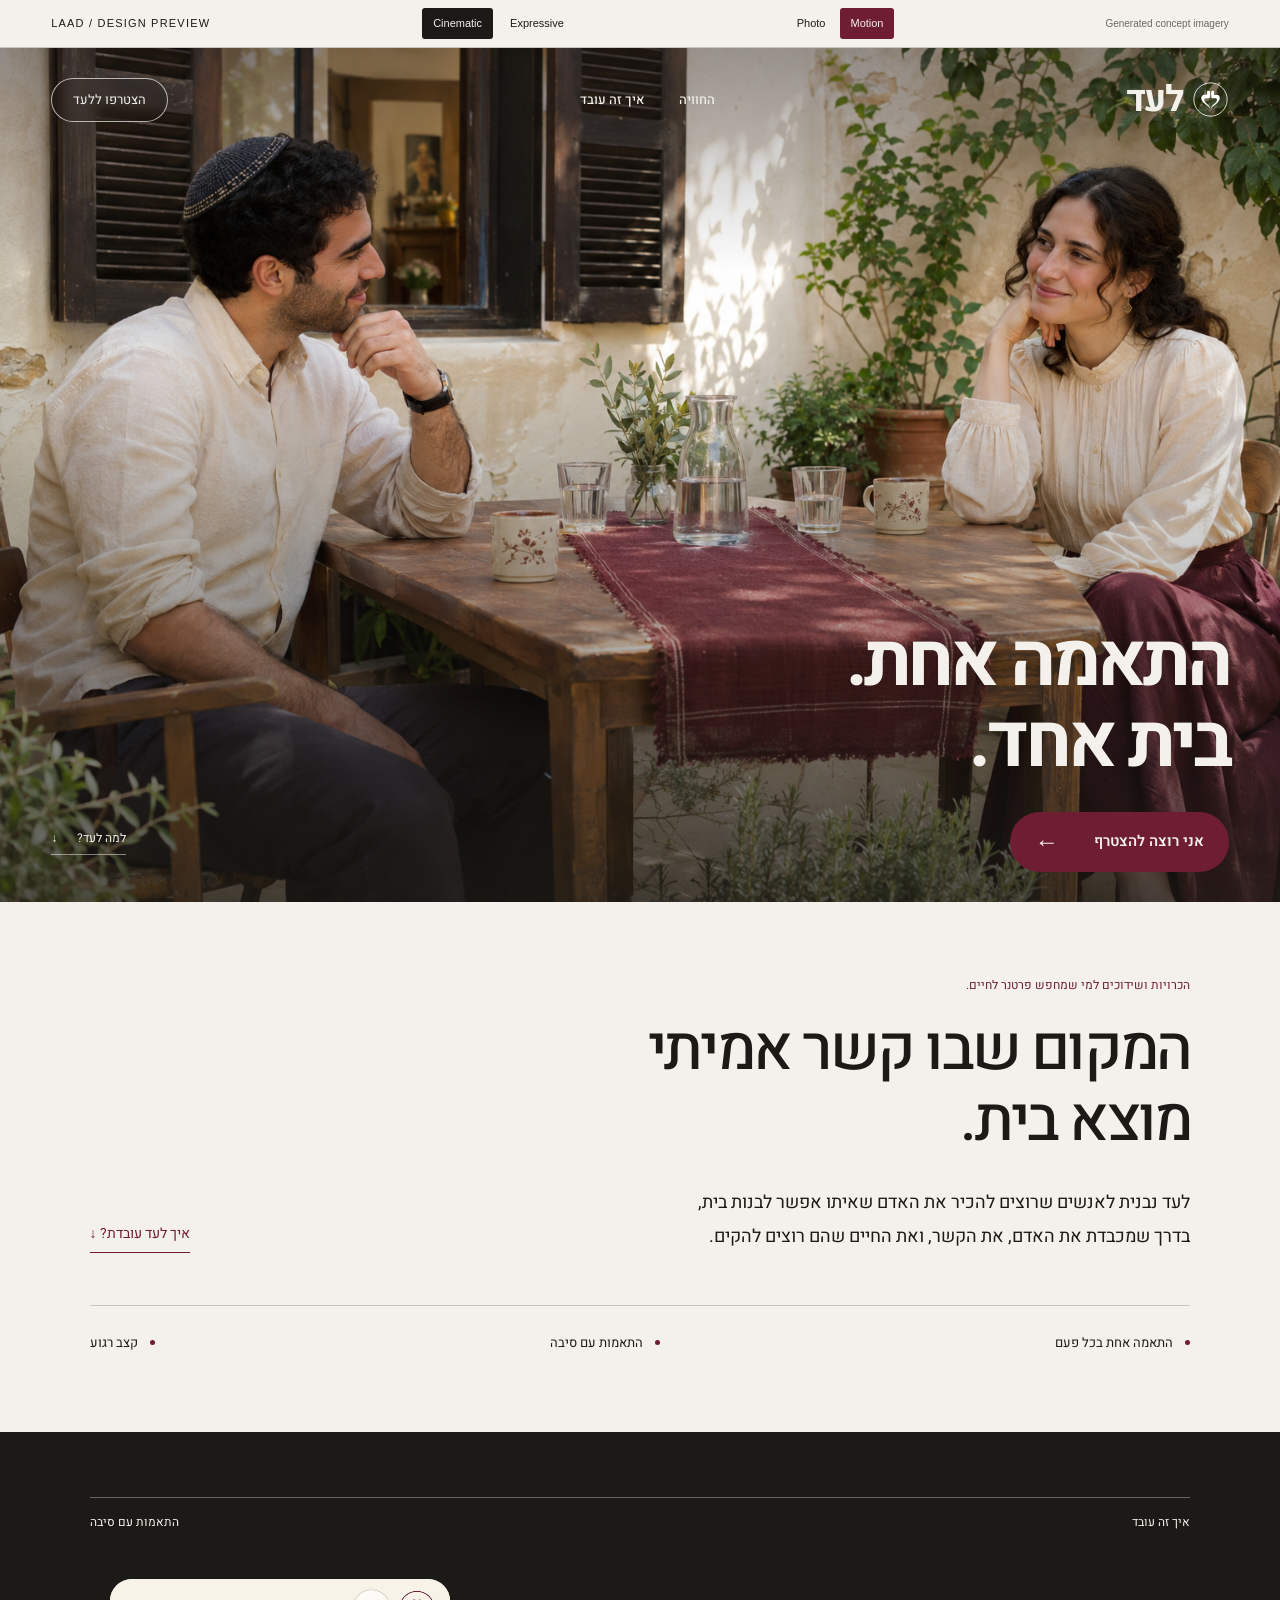
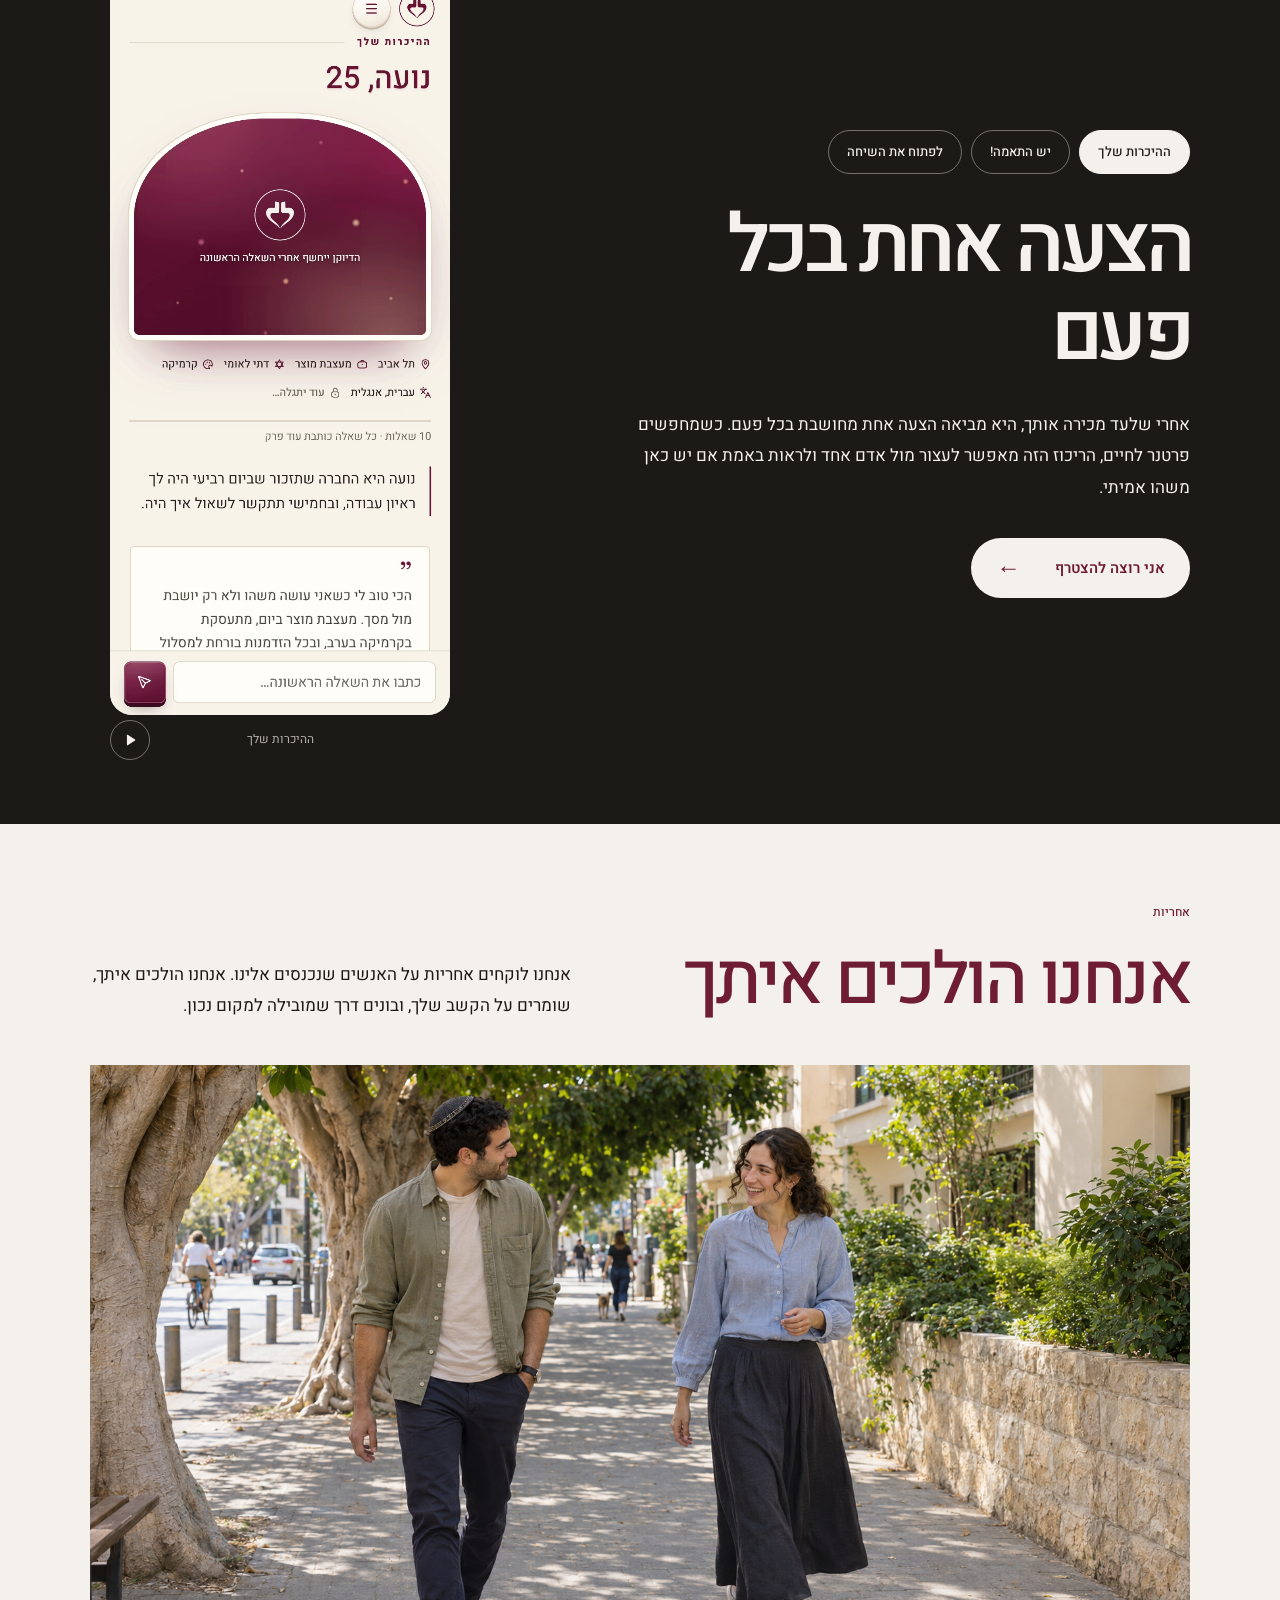
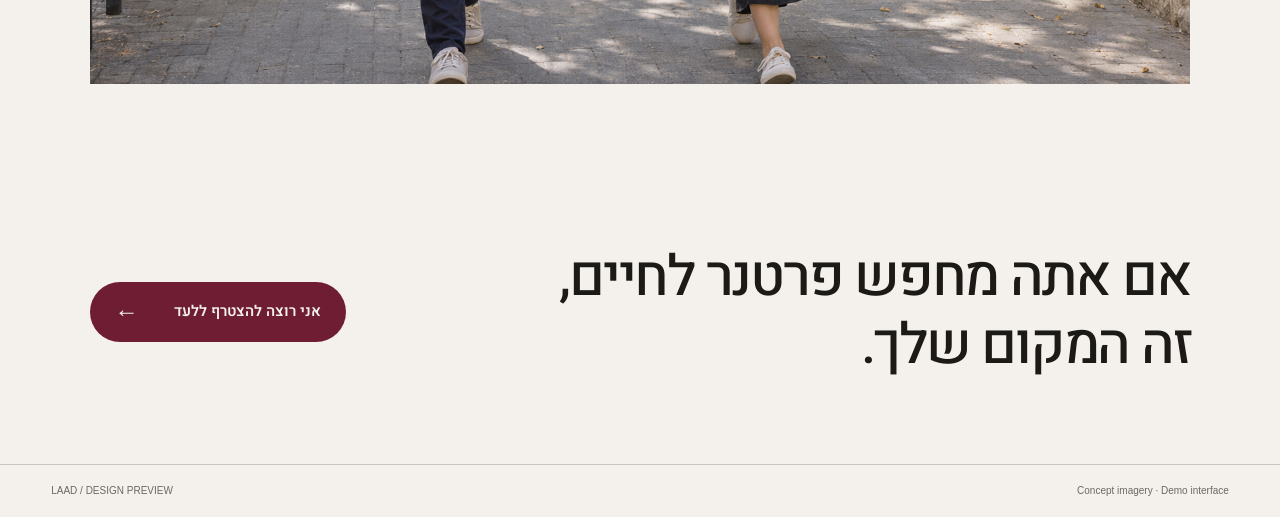
<file: index.html>
<!doctype html>
<html lang="he" dir="rtl">
<head>
<meta charset="utf-8"><meta name="viewport" content="width=device-width,initial-scale=1">
<meta name="robots" content="noindex,nofollow">
<title>לעד — הצעת עיצוב</title>


<style>
:root{--paper:#f4f1ec;--ink:#1c1a17;--wine:#6e1d33;--font:'Heebo',Arial,sans-serif;color-scheme:light}*{box-sizing:border-box}html{scroll-behavior:smooth}body{margin:0;background:var(--paper);color:var(--ink);font-family:var(--font);-webkit-font-smoothing:antialiased}a{color:inherit;text-decoration:none}button{font:inherit;cursor:pointer}img{display:block;max-width:100%}a:focus-visible,button:focus-visible{outline:3px solid currentColor;outline-offset:5px}::selection{background:var(--wine);color:var(--paper)}
.exploration-toolbar{direction:ltr;display:flex;justify-content:space-between;align-items:center;flex-wrap:wrap;gap:10px 20px;min-height:46px;padding:8px 4%;border-bottom:1px solid #1c1a1733;font:11px/1.5 Arial,sans-serif}.exploration-name{letter-spacing:1.2px}.exploration-links{display:flex;gap:6px;align-items:center}.exploration-links a{padding:7px 11px}.exploration-links a[aria-current=page]{background:var(--ink);color:var(--paper);border-radius:3px}.provenance{font-size:10px;color:#6d6861}
.preview-mode{display:flex;gap:5px;align-items:center}.preview-mode button{border:0;border-radius:3px;background:transparent;color:var(--ink);padding:7px 10px;font:inherit;cursor:pointer}.preview-mode button[aria-pressed=true]{background:var(--wine);color:var(--paper)}.preview-mode button:focus-visible{outline:2px solid var(--wine);outline-offset:3px}
.hero{position:relative;isolation:isolate;min-height:760px;height:calc(100svh - 46px);max-height:1080px;overflow:hidden;background:#66695e;color:var(--paper)}.hero-media{position:absolute;inset:0;z-index:-2;margin:0}.hero-media img{width:100%;height:100%;object-fit:cover;object-position:center top}.hero::after{content:'';position:absolute;inset:0;z-index:-1;pointer-events:none;background:linear-gradient(180deg,#1c1a1759 0%,#1c1a1700 26%,#1c1a1700 38%,#1c1a1744 63%,#1c1a17bc 100%)}
.hero-film{position:absolute;inset:0;width:100%;height:100%;object-fit:cover;object-position:center top;visibility:hidden;opacity:0;transition:opacity .2s}.hero.is-motion .hero-film{visibility:visible;opacity:1}
.masthead{display:flex;justify-content:space-between;align-items:center;gap:30px;padding:30px 4%;position:relative;z-index:2}.brand{display:flex;align-items:center;gap:10px;font-size:36px;font-weight:700;letter-spacing:-1.8px;line-height:1}.brand img{width:37px;height:37px;filter:brightness(0) invert(1)}.site-nav{display:flex;align-items:center;gap:35px;font-size:13px;font-weight:500}.site-nav a{padding:8px 0}.site-nav a:hover{text-decoration:underline;text-underline-offset:6px}.top-join{border:1px solid #f4f1ecb3;border-radius:999px;padding:12px 21px;font-size:13px;line-height:1.4;background:#1c1a1722;backdrop-filter:blur(6px)}
.hero-content{position:absolute;right:4%;left:4%;bottom:30px}.hero-kicker{margin:0 0 19px;font-size:13px;font-weight:500;line-height:1.6}.hero h1{font-size:clamp(72px,5.8vw,116px);font-weight:700;letter-spacing:-.055em;line-height:1.09;margin:0 0 28px;max-width:1100px}.hero h1 span{display:block}.hero-action-row{display:flex;align-items:center;justify-content:space-between;gap:35px}.join{display:inline-flex;align-items:center;justify-content:space-between;gap:35px;background:var(--wine);color:var(--paper);border-radius:999px;padding:18px 25px;font-size:15px;font-weight:600;line-height:1.4;transition:background .2s}.join:hover{background:var(--ink)}.join .arrow{font:24px/1 Arial,sans-serif}.hero-scroll{display:inline-flex;gap:20px;align-items:center;border-bottom:1px solid #f4f1ec80;padding-bottom:7px;font-size:12px}
.introduction{padding:73px 7% 0}.introduction h2{font-size:clamp(34px,4.8vw,77px);font-weight:500;letter-spacing:-.045em;line-height:1.16;margin:0 0 29px;max-width:1100px}.intro-row{display:grid;grid-template-columns:1fr 1fr;gap:10%;align-items:start}.intro-body{font-size:18px;line-height:1.85;max-width:620px;margin:0}.intro-action{justify-self:end;align-self:end;border-bottom:1px solid var(--wine);color:var(--wine);padding-bottom:8px;font-size:14px}.benefits{display:flex;justify-content:space-between;gap:20px;list-style:none;margin:52px 0 0;padding:27px 0 30px;border-top:1px solid #1c1a1733;font-size:13px}.benefits li{display:flex;align-items:center;gap:12px}.benefits li::before{content:'';width:5px;height:5px;background:var(--wine);border-radius:50%}
.later-moment{margin:42px auto 0;max-width:1100px}.later-moment img{width:100%;height:auto}.later-moment figcaption{margin-top:12px;font-size:12px;color:var(--wine)}
.intro-kicker{margin:0 0 20px;color:var(--wine);font-size:12px;line-height:1.7}
.product{margin-top:50px;background:var(--ink);color:var(--paper);padding:65px 7% 75px;overflow:hidden}.product-topline{border-top:1px solid #f4f1ec59;padding-top:15px;font-size:12px;display:flex;justify-content:space-between;gap:20px}.product-layout{display:grid;grid-template-columns:1.1fr .7fr;gap:11%;align-items:center;margin-top:48px}.product-copy h2{font-size:clamp(45px,6.3vw,100px);font-weight:600;letter-spacing:-.055em;line-height:1.1;margin:0 0 30px;max-width:720px}.product-copy p{font-size:17px;line-height:1.85;max-width:570px;margin:0}.product-copy .join{margin-top:35px;background:var(--paper);color:var(--wine)}.product-copy .join:hover{background:var(--wine);color:var(--paper)}.product-shot{width:min(100%,300px);margin:0;justify-self:center}.product-shot img{width:100%;height:auto;border-radius:23px}.product-shot figcaption{font-size:10px;margin-top:13px;color:#f4f1eca3;text-align:center}
.invitation{padding:85px 7%;display:flex;align-items:center;justify-content:space-between;gap:55px}.invitation h2{font-size:clamp(35px,4.4vw,70px);font-weight:500;line-height:1.2;letter-spacing:-.04em;margin:0;max-width:900px}.invitation .join{flex-shrink:0}.study-footer{direction:ltr;padding:18px 4%;display:flex;justify-content:space-between;flex-wrap:wrap;gap:12px;border-top:1px solid #1c1a1733;font:10px/1.6 Arial,sans-serif;color:#6d6861}.study-footer a{text-decoration:underline;text-underline-offset:3px}
@media(min-width:1700px){.hero-content{bottom:35px}.hero h1{max-width:1200px}.intro-body{font-size:20px}.product-copy p{font-size:19px}}
@media(max-width:1050px){.hero{min-height:750px}.site-nav{gap:22px}.hero h1{font-size:8.8vw}.product-layout{grid-template-columns:1fr .65fr;gap:7%}.intro-body{font-size:16px}.invitation{gap:35px}}
@media(min-width:641px) and (max-width:1050px){.hero{height:auto;min-height:0;display:flex;flex-direction:column;background:var(--wine)}.hero::after{display:none}.masthead{order:0;background:var(--paper);color:var(--wine);padding:25px 5%}.brand img{filter:none}.top-join{border-color:#6e1d3366;background:transparent}.hero-media{position:relative;inset:auto;order:1;z-index:auto}.hero-media img{width:100%;height:auto;object-fit:initial}.hero-content{position:relative;inset:auto;order:2;padding:34px 5% 39px}.hero h1{font-size:clamp(65px,8.2vw,86px);margin-bottom:25px}.hero .join{background:var(--paper);color:var(--wine)}}
@media(max-width:640px){
 .exploration-toolbar{padding:8px 18px;gap:5px 12px}.exploration-name{font-size:9px;letter-spacing:.7px}.exploration-links a{padding:7px 9px}.provenance{flex-basis:100%;font-size:9px}
 .hero{height:auto;min-height:0;max-height:none;background:var(--wine);overflow:visible;display:flex;flex-direction:column}.hero::after{display:none}.masthead{order:0;padding:22px 20px;background:var(--paper);color:var(--wine);gap:18px}.brand{font-size:32px;gap:7px}.brand img{width:30px;height:30px;filter:none}.site-nav{display:none}.top-join{border-color:#6e1d3366;background:transparent;backdrop-filter:none;padding:10px 15px;font-size:11px}.hero-media{position:relative;inset:auto;order:1;z-index:auto}.hero-media img{width:100%;height:auto;object-fit:initial}.hero-content{position:relative;inset:auto;order:2;padding:28px 20px 30px}.hero-kicker{font-size:10px;line-height:1.7;max-width:280px;margin-bottom:17px}.hero h1{font-size:14.7vw;line-height:1.18;letter-spacing:-.055em;margin-bottom:25px;max-width:none}.hero-action-row{gap:15px;flex-wrap:wrap}.hero .join{background:var(--paper);color:var(--wine);font-size:13px;padding:15px 21px;gap:25px}.hero-scroll{font-size:10px;gap:10px;padding-bottom:5px}
 .introduction{padding:39px 20px 0}.introduction h2{font-size:37px;line-height:1.2;margin-bottom:23px}.intro-row{display:block}.intro-body{font-size:14px;line-height:1.85}.intro-action{display:inline-block;margin-top:22px;font-size:12px}.benefits{margin-top:30px;padding:20px 0;gap:12px;flex-wrap:wrap;justify-content:start;font-size:10px}.benefits li{gap:6px}.benefits li::before{width:4px;height:4px}
 .product{margin-top:26px;padding:36px 20px 45px}.product-topline{font-size:10px;padding-top:13px}.product-layout{display:flex;flex-direction:column;align-items:stretch;gap:36px;margin-top:30px}.product-copy h2{font-size:16vw;line-height:1.12;margin-bottom:23px}.product-copy p{font-size:14px;line-height:1.85}.product-copy .join{font-size:13px;padding:15px 21px;margin-top:25px}.product-shot{align-self:center;width:min(77%,285px)}.product-shot img{border-radius:20px}
 .invitation{padding:43px 20px;display:block}.invitation h2{font-size:37px}.invitation .join{margin-top:25px;font-size:13px;padding:15px 21px}.study-footer{padding:16px 20px;font-size:9px}
}
@media(prefers-reduced-motion:reduce){html{scroll-behavior:auto}.join,.hero-film{transition:none}}
</style>
<link rel="stylesheet" href="product-story.css?v=clips-v2">
<style>@font-face{font-family:Heebo;src:url("assets/heebo.ttf") format("truetype");font-style:normal;font-weight:100 900;font-display:swap}</style>
<meta name="description" content="התאמה אחת. בית אחד. — הצעת העיצוב של לעד">
<meta property="og:title" content="לעד — הצעת עיצוב">
<meta property="og:description" content="התאמה אחת. בית אחד.">
<meta property="og:type" content="website">
</head>
<body>
<aside class="exploration-toolbar" aria-label="Design explorations"><span class="exploration-name">LAAD / DESIGN PREVIEW</span><nav class="exploration-links" aria-label="Choose a direction"><a href="index.html" aria-current="page">Cinematic</a><a href="expressive.html">Expressive</a></nav><div class="preview-mode" role="group" aria-label="Original photo or animation"><button id="mode-photo" type="button" aria-pressed="true">Photo</button><button id="mode-motion" type="button" aria-pressed="false">Motion</button></div><span class="provenance">Generated concept imagery</span></aside>
<main>
<section class="hero" id="top" aria-labelledby="hero-title">
 <figure class="hero-media"><img src="assets/laad-courtyard-v1.png" alt="תמונת הקונספט המקורית של לעד: שיחה נעימה בחצר בית ישראלי משני צדי שולחן, ללא מגע פיזי" fetchpriority="high"><video class="hero-film" id="courtyard-film" autoplay loop muted playsinline preload="auto" poster="assets/laad-courtyard-v1.png" aria-hidden="true"><source src="assets/laad-courtyard-talk-web-v3.mp4" type="video/mp4"></video></figure>
 <header class="masthead"><a class="brand" href="#top" aria-label="לעד — דף הבית"><img src="assets/laad-seal.svg" alt="">לעד</a><nav class="site-nav" aria-label="ניווט ראשי"><a href="#experience">החוויה</a><a href="#how-it-works">איך זה עובד</a></nav><a class="top-join" href="https://laad.bobmetzia.com/">הצטרפו ללעד</a></header>
 <div class="hero-content"><h1 id="hero-title">התאמה אחת.<span>בית אחד.</span></h1><div class="hero-action-row"><a class="join" href="https://laad.bobmetzia.com/"><span>אני רוצה להצטרף</span><span class="arrow" aria-hidden="true">←</span></a><a class="hero-scroll" href="#experience">למה לעד?<span aria-hidden="true">↓</span></a></div></div>
</section>
<section class="introduction" id="experience" aria-labelledby="intro-title"><p class="intro-kicker">הכרויות ושידוכים למי שמחפש פרטנר לחיים.</p><h2 id="intro-title">המקום שבו קשר אמיתי<br>מוצא בית.</h2><div class="intro-row"><p class="intro-body">לעד נבנית לאנשים שרוצים להכיר את האדם שאיתו אפשר לבנות בית, בדרך שמכבדת את האדם, את הקשר, ואת החיים שהם רוצים להקים.</p><a class="intro-action" href="#how-it-works">איך לעד עובדת? ↓</a></div><ul class="benefits"><li>התאמה אחת בכל פעם</li><li>התאמות עם סיבה</li><li>קצב רגוע</li></ul></section>
<section class="product" id="how-it-works" aria-labelledby="product-title">
 <div class="product-topline"><span>איך זה עובד</span><span>התאמות עם סיבה</span></div>
 <div class="product-layout" id="product-stage">
  <div class="product-copy">
   <div class="product-tabs" role="group" aria-label="תצוגות המוצר">
    <button type="button" data-product-view="introduction" aria-pressed="true" aria-controls="product-capture product-caption">ההיכרות שלך</button>
    <button type="button" data-product-view="match" aria-pressed="false" aria-controls="product-capture product-caption">יש התאמה!</button>
    <button type="button" data-product-view="chat" aria-pressed="false" aria-controls="product-capture product-caption">לפתוח את השיחה</button>
   </div>
   <h2 id="product-title" aria-live="polite">הצעה אחת בכל פעם</h2>
   <p id="product-description">אחרי שלעד מכירה אותך, היא מביאה הצעה אחת מחושבת בכל פעם. כשמחפשים פרטנר לחיים, הריכוז הזה מאפשר לעצור מול אדם אחד ולראות באמת אם יש כאן משהו אמיתי.</p>
   <a class="join" href="https://laad.bobmetzia.com/"><span>אני רוצה להצטרף</span><span class="arrow" aria-hidden="true">←</span></a>
  </div>
  <figure class="product-shot">
   <div class="screen-window"><video id="product-capture" data-view="introduction" muted loop playsinline preload="none" poster="assets/product-demo/04-question-reveals-person-he.webp" width="780" height="1688" aria-label="צילום מממשק ההדגמה של לעד: ההיכרות עם נועה, בת 25, לאחר חשיפת התמונה הראשונה"><source src="assets/product-demo/04-question-reveals-person-he.webm" type='video/webm; codecs="av01.0.08M.08"'><source src="assets/product-demo/04-question-reveals-person-he.mp4" type="video/mp4"></video></div>
   <figcaption id="product-caption" aria-live="polite">ההיכרות שלך</figcaption><button id="product-toggle" class="product-toggle" type="button" data-state="paused" aria-controls="product-capture" aria-label="הפעלת ההדגמה"><svg class="icon-pause" viewBox="0 0 16 16" aria-hidden="true"><rect x="3.5" y="2.5" width="3" height="11" rx=".8"/><rect x="9.5" y="2.5" width="3" height="11" rx=".8"/></svg><svg class="icon-play" viewBox="0 0 16 16" aria-hidden="true"><path d="M4.5 2.6v10.8a.6.6 0 0 0 .92.5l8.3-5.4a.6.6 0 0 0 0-1L5.42 2.1a.6.6 0 0 0-.92.5z"/></svg></button>
  </figure>
 </div>
</section>
<section class="companionship" id="accompaniment" aria-labelledby="companionship-title">
 <div class="companionship-heading">
  <div><p class="companionship-kicker">אחריות</p><h2 id="companionship-title">אנחנו הולכים איתך</h2></div>
  <p class="companionship-body">אנחנו לוקחים אחריות על האנשים שנכנסים אלינו. אנחנו הולכים איתך, שומרים על הקשב שלך, ובונים דרך שמובילה למקום נכון.</p>
 </div>
 <figure class="companionship-photo"><img src="assets/laad-city-v1.png" alt="אותם שני אנשים ממשיכים יחד בדרך, בשיחה תוך הליכה ברחוב ישראלי ירוק, עם מרחק פיזי ביניהם" loading="lazy"></figure>
</section>
<section class="invitation"><h2>אם אתה מחפש פרטנר לחיים,<br>זה המקום שלך.</h2><a class="join" href="https://laad.bobmetzia.com/"><span>אני רוצה להצטרף ללעד</span><span class="arrow" aria-hidden="true">←</span></a></section>
</main>
<footer class="study-footer"><span>LAAD / DESIGN PREVIEW</span><span>Concept imagery · Demo interface</span></footer>
<script src="hero-motion.js?v=loop-v4"></script>
<script src="product-story.js?v=clips-v2"></script>
</body>
</html>
</file>
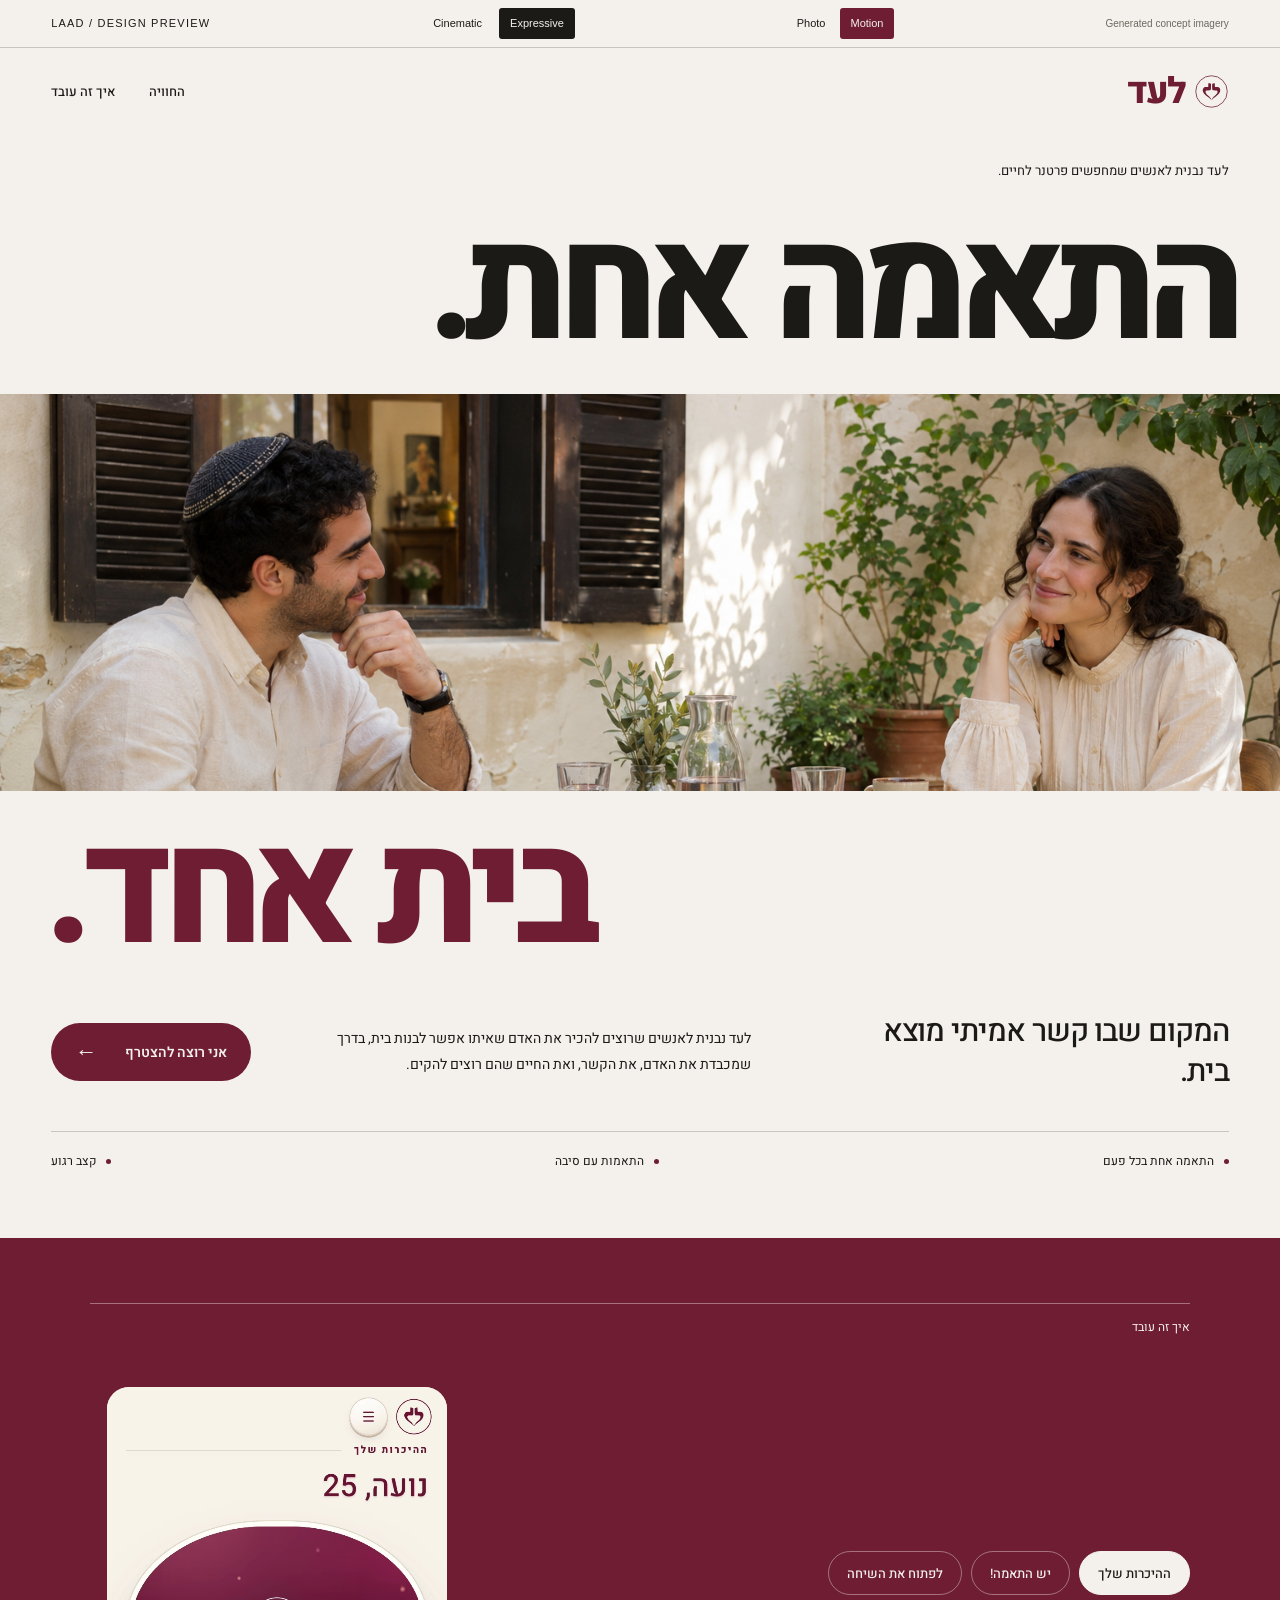
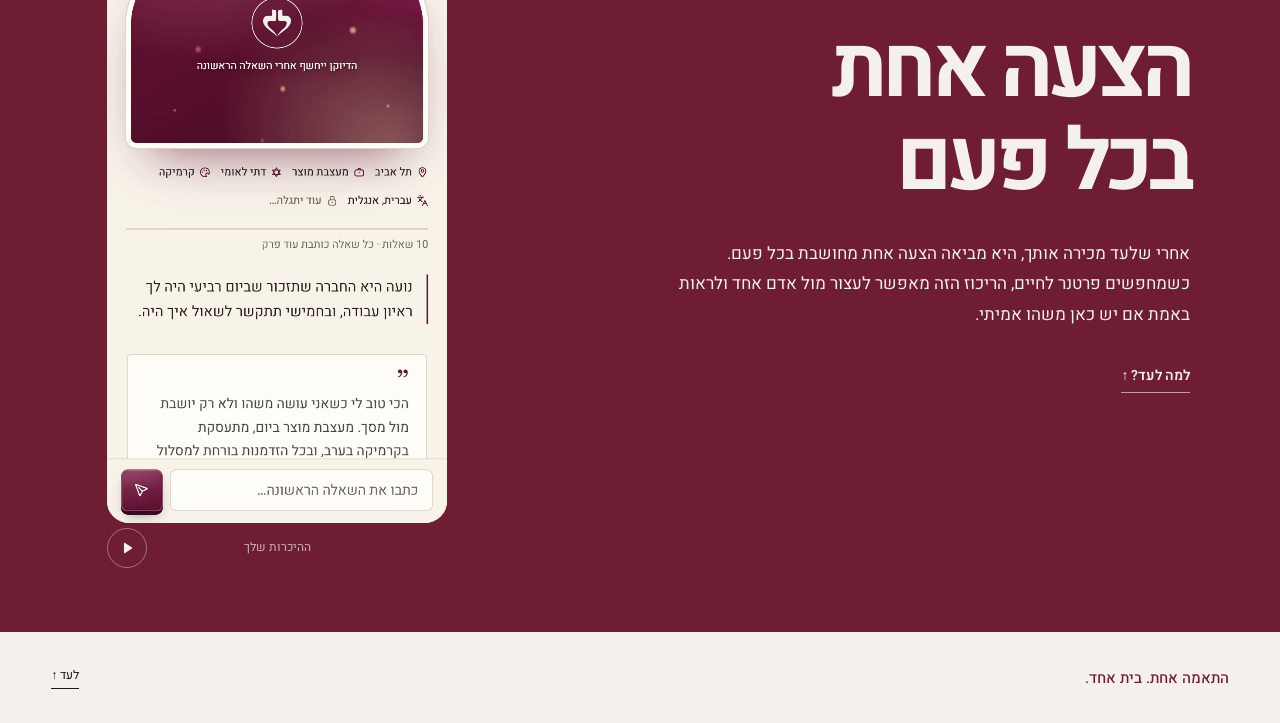
<file: expressive.html>
<!doctype html>
<html lang="he" dir="rtl">
<head>
  <meta charset="utf-8">
  <meta name="viewport" content="width=device-width, initial-scale=1">
  <meta name="robots" content="noindex,nofollow">
  <title>לעד — חלופת עיצוב</title>
  
  
  
  <style>
    :root {
      --paper: #f4f1ec;
      --ink: #1c1a17;
      --wine: #6e1d33;
      --rule: #1c1a1733;
      --font: "Heebo", Arial, sans-serif;
      color-scheme: light;
    }
    * { box-sizing: border-box; }
    html { scroll-behavior: smooth; }
    body { margin: 0; background: var(--paper); color: var(--ink); font-family: var(--font); -webkit-font-smoothing: antialiased; }
    a { color: inherit; text-decoration: none; }
    img { display: block; max-width: 100%; }
    a:focus-visible { outline: 3px solid currentColor; outline-offset: 5px; }
    ::selection { background: var(--wine); color: var(--paper); }
    .exploration-toolbar {
      direction: ltr;
      display: flex;
      flex-wrap: wrap;
      justify-content: space-between;
      align-items: center;
      gap: 10px 20px;
      min-height: 46px;
      padding: 8px 4%;
      border-bottom: 1px solid var(--rule);
      font: 11px/1.5 Arial, sans-serif;
    }
    .exploration-name { letter-spacing: 1.2px; }
    .exploration-links { display: flex; gap: 6px; align-items: center; }
    .exploration-links a { padding: 7px 11px; }
    .exploration-links a[aria-current="page"] { color: var(--paper); background: var(--ink); border-radius: 3px; }
    .provenance { color: #6d6861; font-size: 10px; }
    .masthead {
      display: flex;
      justify-content: space-between;
      align-items: center;
      gap: 30px;
      padding: 26px 4% 21px;
    }
    .brand { display: flex; gap: 9px; align-items: center; color: var(--wine); font-size: 36px; font-weight: 800; line-height: 1; letter-spacing: -2px; }
    .brand img { width: 35px; height: 35px; }
    .site-nav { display: flex; gap: 34px; font-size: 13px; font-weight: 500; }
    .site-nav a { padding: 8px 0; border-bottom: 1px solid transparent; }
    .site-nav a:hover { border-color: currentColor; }
    .hero-intro { padding: 29px 4% 17px; }
    .hero-intro p { font-size: 13px; line-height: 1.7; margin: 0; }
    .hero-composition { display: grid; grid-template-columns: minmax(0, 1fr); }
    .hero-headline { display: contents; }
    .title-line {
      display: block;
      padding-inline: 3.5%;
      font-size: clamp(92px, 12.4vw, 194px);
      font-weight: 800;
      line-height: 1.13;
      letter-spacing: -.07em;
    }
    .title-line.first { grid-row: 1; padding-bottom: 16px; }
    .title-line.second { grid-row: 3; color: var(--wine); text-align: left; padding-top: 12px; }
    .photo-band { grid-row: 2; margin: 0; height: clamp(280px, 31vw, 440px); overflow: hidden; background: #ddd8cf; }
    .photo-band img { width: 100%; height: 100%; object-fit: cover; object-position: center 10%; }
    .hero-bottom {
      display: grid;
      grid-template-columns: .95fr 1fr auto;
      gap: 45px;
      align-items: center;
      padding: 30px 4% 39px;
    }
    .hero-lead { font-size: clamp(24px, 2.4vw, 36px); font-weight: 500; line-height: 1.3; letter-spacing: -.035em; margin: 0; max-width: 350px; }
    .hero-body { font-size: 14px; line-height: 1.85; margin: 0; max-width: 465px; }
    .join {
      background: var(--wine);
      color: var(--paper);
      display: inline-flex;
      align-items: center;
      justify-content: space-between;
      gap: 28px;
      padding: 18px 24px;
      border-radius: 999px;
      font-size: 14px;
      font-weight: 600;
      white-space: nowrap;
      transition: background .2s ease, transform .2s ease;
    }
    .join:hover { background: var(--ink); transform: translateY(-2px); }
    .join .arrow { font-family: Arial, sans-serif; font-size: 22px; line-height: 1; }
    .benefits { margin: 0 4%; padding: 20px 0 23px; border-top: 1px solid var(--rule); list-style: none; display: flex; flex-wrap: wrap; justify-content: space-between; gap: 14px 25px; font-size: 12px; line-height: 1.6; }
    .benefits li { display: flex; align-items: center; gap: 10px; }
    .benefits li::before { content: ""; display: inline-block; width: 5px; height: 5px; border-radius: 50%; background: var(--wine); }
    .product-section { background: var(--wine); color: var(--paper); margin-top: 44px; padding: 65px 7% 75px; overflow: hidden; }
    .product-topline { border-top: 1px solid #f4f1ec66; padding-top: 14px; font-size: 12px; line-height: 1.6; }
    .product-layout { display: grid; grid-template-columns: 1.25fr .75fr; gap: 9%; align-items: center; margin-top: 50px; }
    .product-copy h2 { font-size: clamp(48px, 6.7vw, 103px); font-weight: 700; line-height: 1.08; letter-spacing: -.055em; max-width: 660px; margin: 0 0 30px; }
    .product-copy p { font-size: 17px; line-height: 1.8; margin: 0; max-width: 530px; }
    .product-copy .why { font-size: 14px; font-weight: 600; display: inline-block; border-bottom: 1px solid #f4f1ec99; padding-bottom: 6px; margin-top: 35px; }
    .product-shot { margin: 0; width: min(100%, 300px); justify-self: center; }
    .product-shot img { width: 100%; height: auto; border-radius: 22px; box-shadow: 0 20px 40px #1c1a1730; }
    .closing { display: flex; align-items: center; justify-content: space-between; flex-wrap: wrap; gap: 20px; padding: 34px 4%; }
    .closing p { margin: 0; color: var(--wine); font-size: 15px; font-weight: 500; }
    .closing a { font-size: 12px; border-bottom: 1px solid var(--ink); padding-bottom: 4px; }
    @media (min-width: 1700px) {
      .hero-bottom { gap: 6%; }
      .hero-body { font-size: 16px; max-width: 600px; }
      .hero-lead { max-width: 450px; }
    }
    @media (max-width: 1000px) {
      .hero-bottom { grid-template-columns: 1fr 1fr; gap: 24px 40px; }
      .hero-bottom .join { justify-self: start; }
      .hero-body { grid-column: 2; grid-row: 1 / 3; align-self: start; }
      .product-layout { gap: 7%; grid-template-columns: 1fr .65fr; }
      .product-copy p { font-size: 15px; }
    }
    @media (max-width: 640px) {
      .exploration-toolbar { padding: 8px 18px; gap: 5px 12px; }
      .exploration-name { font-size: 9px; letter-spacing: .7px; }
      .provenance { flex-basis: 100%; font-size: 9px; }
      .exploration-links a { padding: 7px 9px; }
      .masthead { padding: 24px 20px 17px; gap: 20px; }
      .brand { font-size: 32px; }
      .brand img { width: 29px; height: 29px; }
      .site-nav { font-size: 11px; gap: 20px; }
      .hero-intro { padding: 25px 20px 14px; }
      .hero-intro p { font-size: 11px; max-width: 245px; }
      .title-line { padding-inline: 18px; font-size: 14.2vw; line-height: 1.2; letter-spacing: -.06em; }
      .title-line.first { padding-bottom: 15px; }
      .title-line.second { padding-top: 13px; }
      .photo-band { height: auto; overflow: visible; }
      .photo-band img { height: auto; object-fit: initial; }
      .hero-bottom { display: flex; flex-direction: column; align-items: stretch; gap: 20px; padding: 23px 20px 28px; }
      .hero-lead { font-size: 27px; max-width: 310px; }
      .hero-body { font-size: 13px; line-height: 1.8; max-width: none; }
      .join { align-self: start; font-size: 13px; padding: 16px 21px; gap: 27px; }
      .benefits { margin: 0 20px; padding: 17px 0; gap: 11px 20px; justify-content: start; font-size: 10px; }
      .benefits li { gap: 6px; }
      .benefits li::before { width: 4px; height: 4px; }
      .product-section { margin-top: 25px; padding: 38px 20px 45px; }
      .product-topline { font-size: 11px; padding-top: 12px; }
      .product-layout { display: flex; flex-direction: column; align-items: stretch; gap: 35px; margin-top: 28px; }
      .product-copy h2 { font-size: 16vw; line-height: 1.1; margin-bottom: 22px; }
      .product-copy p { font-size: 14px; line-height: 1.85; }
      .product-copy .why { margin-top: 24px; font-size: 12px; }
      .product-shot { width: min(76%, 290px); align-self: center; }
      .product-shot img { border-radius: 19px; }
      .closing { padding: 27px 20px; }
      .closing p { font-size: 13px; }
    }
    @media (prefers-reduced-motion: reduce) {
      html { scroll-behavior: auto; }
      .join { transition: none; }
    }
  </style>
<link rel="stylesheet" href="product-story.css?v=clips-v2">
<link rel="stylesheet" href="expressive-motion.css">
<style>@font-face{font-family:Heebo;src:url("assets/heebo.ttf") format("truetype");font-style:normal;font-weight:100 900;font-display:swap}</style>
<meta name="description" content="התאמה אחת. בית אחד. — הצעת העיצוב של לעד">
<meta property="og:title" content="לעד — הצעת עיצוב">
<meta property="og:description" content="התאמה אחת. בית אחד.">
<meta property="og:type" content="website">
</head>
<body>
  <aside class="exploration-toolbar" aria-label="Design explorations">
    <span class="exploration-name">LAAD / DESIGN PREVIEW</span>
    <nav class="exploration-links" aria-label="Choose a direction">
      <a href="index.html">Cinematic</a>
      <a href="expressive.html" aria-current="page">Expressive</a>
    </nav>
    <div class="preview-mode" role="group" aria-label="Original photo or animation"><button id="mode-photo" type="button" aria-pressed="true">Photo</button><button id="mode-motion" type="button" aria-pressed="false">Motion</button></div>
    <span class="provenance">Generated concept imagery</span>
  </aside>
  <header class="masthead">
    <a class="brand" href="#top" aria-label="לעד — דף הבית"><img src="assets/laad-seal.svg" alt="">לעד</a>
    <nav class="site-nav" aria-label="ניווט ראשי">
      <a href="#experience">החוויה</a>
      <a href="#how-it-works">איך זה עובד</a>
    </nav>
  </header>
  <main>
    <section class="hero" id="top" aria-labelledby="hero-title">
      <div class="hero-intro"><p>לעד נבנית לאנשים שמחפשים פרטנר לחיים.</p></div>
      <div class="hero-composition">
        <h1 class="hero-headline" id="hero-title"><span class="title-line first">התאמה אחת.</span><span class="title-line second">בית אחד.</span></h1>
        <figure class="photo-band"><img src="assets/laad-courtyard-v1.png" alt="תמונת הקונספט המקורית: שיחה נעימה בחצר בית ישראלי, עם שולחן ומרחק פיזי בין שני האנשים" fetchpriority="high"><video class="hero-film" id="courtyard-film" autoplay loop muted playsinline preload="auto" poster="assets/laad-courtyard-v1.png" aria-hidden="true"><source src="assets/laad-courtyard-talk-web-v3.mp4" type="video/mp4"></video></figure>
      </div>
      <div class="hero-bottom" id="experience">
        <p class="hero-lead">המקום שבו קשר אמיתי מוצא בית.</p>
        <p class="hero-body">לעד נבנית לאנשים שרוצים להכיר את האדם שאיתו אפשר לבנות בית, בדרך שמכבדת את האדם, את הקשר, ואת החיים שהם רוצים להקים.</p>
        <a class="join" href="https://laad.bobmetzia.com/"><span>אני רוצה להצטרף</span><span class="arrow" aria-hidden="true">←</span></a>
      </div>
      <ul class="benefits"><li>התאמה אחת בכל פעם</li><li>התאמות עם סיבה</li><li>קצב רגוע</li></ul>
    </section>
    <section class="product-section" id="how-it-works" aria-labelledby="product-title">
      <div class="product-topline">איך זה עובד</div>
      <div class="product-layout">
        <div class="product-copy">
          <div class="product-tabs" role="group" aria-label="תצוגות המוצר">
            <button type="button" data-product-view="introduction" aria-pressed="true" aria-controls="product-capture product-caption">ההיכרות שלך</button>
            <button type="button" data-product-view="match" aria-pressed="false" aria-controls="product-capture product-caption">יש התאמה!</button>
            <button type="button" data-product-view="chat" aria-pressed="false" aria-controls="product-capture product-caption">לפתוח את השיחה</button>
          </div>
          <h2 id="product-title">הצעה אחת<br>בכל פעם</h2>
          <p>אחרי שלעד מכירה אותך, היא מביאה הצעה אחת מחושבת בכל פעם. כשמחפשים פרטנר לחיים, הריכוז הזה מאפשר לעצור מול אדם אחד ולראות באמת אם יש כאן משהו אמיתי.</p>
          <a class="why" href="#experience">למה לעד? ↑</a>
        </div>
        <figure class="product-shot"><div class="screen-window"><video id="product-capture" data-view="introduction" muted loop playsinline preload="none" poster="assets/product-demo/04-question-reveals-person-he.webp" width="780" height="1688" aria-label="צילום מממשק ההדגמה של לעד: ההיכרות עם נועה, בת 25, לאחר חשיפת התמונה הראשונה"><source src="assets/product-demo/04-question-reveals-person-he.webm" type='video/webm; codecs="av01.0.08M.08"'><source src="assets/product-demo/04-question-reveals-person-he.mp4" type="video/mp4"></video></div><figcaption id="product-caption" aria-live="polite">ההיכרות שלך</figcaption><button id="product-toggle" class="product-toggle" type="button" data-state="paused" aria-controls="product-capture" aria-label="הפעלת ההדגמה"><svg class="icon-pause" viewBox="0 0 16 16" aria-hidden="true"><rect x="3.5" y="2.5" width="3" height="11" rx=".8"/><rect x="9.5" y="2.5" width="3" height="11" rx=".8"/></svg><svg class="icon-play" viewBox="0 0 16 16" aria-hidden="true"><path d="M4.5 2.6v10.8a.6.6 0 0 0 .92.5l8.3-5.4a.6.6 0 0 0 0-1L5.42 2.1a.6.6 0 0 0-.92.5z"/></svg></button></figure>
      </div>
    </section>
    <footer class="closing"><p>התאמה אחת. בית אחד.</p><a href="#top">לעד ↑</a></footer>
  </main>
<script src="hero-motion.js?v=loop-v4"></script>
<script src="product-story.js?v=clips-v2"></script>
</body>
</html>
</file>
<file: product-story.css>
.product-tabs {
  display: flex;
  flex-wrap: wrap;
  align-items: center;
  gap: 9px;
  margin: 0 0 28px;
}

:is(.product, .product-section) > .product-tabs {
  margin-top: 26px;
  margin-bottom: 0;
}

.product-tabs button {
  min-height: 44px;
  max-width: 100%;
  padding: 11px 18px;
  border: 1px solid #f4f1ec66;
  border-radius: 999px;
  background: transparent;
  color: var(--paper);
  font: 500 13px/1.5 var(--font);
  cursor: pointer;
}

.product-tabs button[aria-pressed="true"] {
  border-color: var(--paper);
  background: var(--paper);
  color: var(--ink);
}

.product-tabs button:hover {
  border-color: var(--paper);
}

.product-tabs button:focus-visible {
  outline: 2px solid var(--paper);
  outline-offset: 4px;
}

:is(.product, .product-section) .product-shot {
  width: min(100%, 340px);
  min-width: 0;
  margin: 0;
  justify-self: center;
}

:is(.product, .product-section) .product-shot .screen-window {
  width: 100%;
  aspect-ratio: 390 / 844;
  overflow: hidden;
  border-radius: 22px;
  background: var(--paper);
}

:is(.product, .product-section) .product-shot .screen-window :is(img, video) {
  display: block;
  width: 100%;
  max-width: 100%;
  height: 100%;
  border-radius: 0;
  box-shadow: none;
  object-fit: contain;
  object-position: center;
}

:is(.product, .product-section) .product-shot {
  position: relative;
}

.product-toggle {
  position: absolute;
  inset-inline-end: 0;
  bottom: -11px;
  display: grid;
  place-items: center;
  width: 40px;
  height: 40px;
  padding: 0;
  border: 1px solid #f4f1ec66;
  border-radius: 50%;
  background: transparent;
  color: var(--paper);
  cursor: pointer;
}

.product-toggle:hover {
  border-color: var(--paper);
}

.product-toggle:focus-visible {
  outline: 2px solid var(--paper);
  outline-offset: 4px;
}

.product-toggle svg {
  width: 14px;
  height: 14px;
  fill: currentColor;
}

.product-toggle[data-state="playing"] .icon-play,
.product-toggle[data-state="paused"] .icon-pause {
  display: none;
}

:is(.product, .product-section) .product-shot figcaption {
  margin-top: 15px;
  font-size: 12px;
  line-height: 1.6;
  color: #f4f1ecb3;
  text-align: center;
}

.companionship {
  padding: 78px 7% 75px;
  background: var(--paper);
  color: var(--ink);
}

.companionship-heading {
  display: grid;
  grid-template-columns: 1.05fr .95fr;
  align-items: end;
  gap: 8%;
}

.companionship-heading > div,
.companionship-body {
  min-width: 0;
}

.companionship-kicker {
  margin: 0 0 19px;
  color: var(--wine);
  font-size: 12px;
  font-weight: 500;
  line-height: 1.7;
}

.companionship h2 {
  max-width: 850px;
  margin: 0;
  color: var(--wine);
  font-size: clamp(44px, 5.6vw, 90px);
  font-weight: 500;
  line-height: 1.12;
  letter-spacing: -.045em;
}

.companionship-body {
  max-width: 575px;
  margin: 0;
  font-size: 17px;
  line-height: 1.85;
}

.companionship-photo {
  margin: 43px 0 0;
}

.companionship-photo img {
  display: block;
  width: 100%;
  max-width: 100%;
  height: auto;
}

@media (max-width: 1050px) {
  .companionship-heading {
    gap: 6%;
  }

  .companionship-body {
    font-size: 16px;
  }
}

@media (max-width: 760px) {
  .companionship {
    padding: 43px 20px 45px;
  }

  .companionship-heading {
    display: block;
  }

  .companionship-kicker {
    margin-bottom: 14px;
    font-size: 11px;
  }

  .companionship h2 {
    font-size: clamp(38px, 12vw, 58px);
    line-height: 1.16;
  }

  .companionship-body {
    max-width: none;
    margin-top: 23px;
    font-size: 14px;
    line-height: 1.85;
  }

  .companionship-photo {
    margin-top: 29px;
  }
}

@media (max-width: 640px) {
  .product-tabs {
    gap: 8px;
    margin-bottom: 23px;
  }

  .product-tabs button {
    padding: 10px 15px;
    font-size: 12px;
  }

  :is(.product, .product-section) .product-shot {
    width: 100%;
    align-self: center;
  }

  :is(.product, .product-section) .product-shot .screen-window {
    border-radius: 18px;
  }

  :is(.product, .product-section) .product-shot figcaption {
    font-size: 11px;
  }
}
</file>
<file: expressive-motion.css>
.preview-mode { display: flex; gap: 5px; align-items: center; }
.preview-mode button { border: 0; border-radius: 3px; background: transparent; color: var(--ink); padding: 7px 10px; font: inherit; cursor: pointer; }
.preview-mode button[aria-pressed="true"] { background: var(--wine); color: var(--paper); }
.preview-mode button:focus-visible { outline: 2px solid var(--wine); outline-offset: 3px; }
.photo-band { position: relative; }
.photo-band .hero-film { position: absolute; inset: 0; width: 100%; height: 100%; object-fit: cover; object-position: center 10%; opacity: 0; visibility: hidden; }
.hero.is-motion .photo-band .hero-film { opacity: 1; visibility: visible; }
</file>
